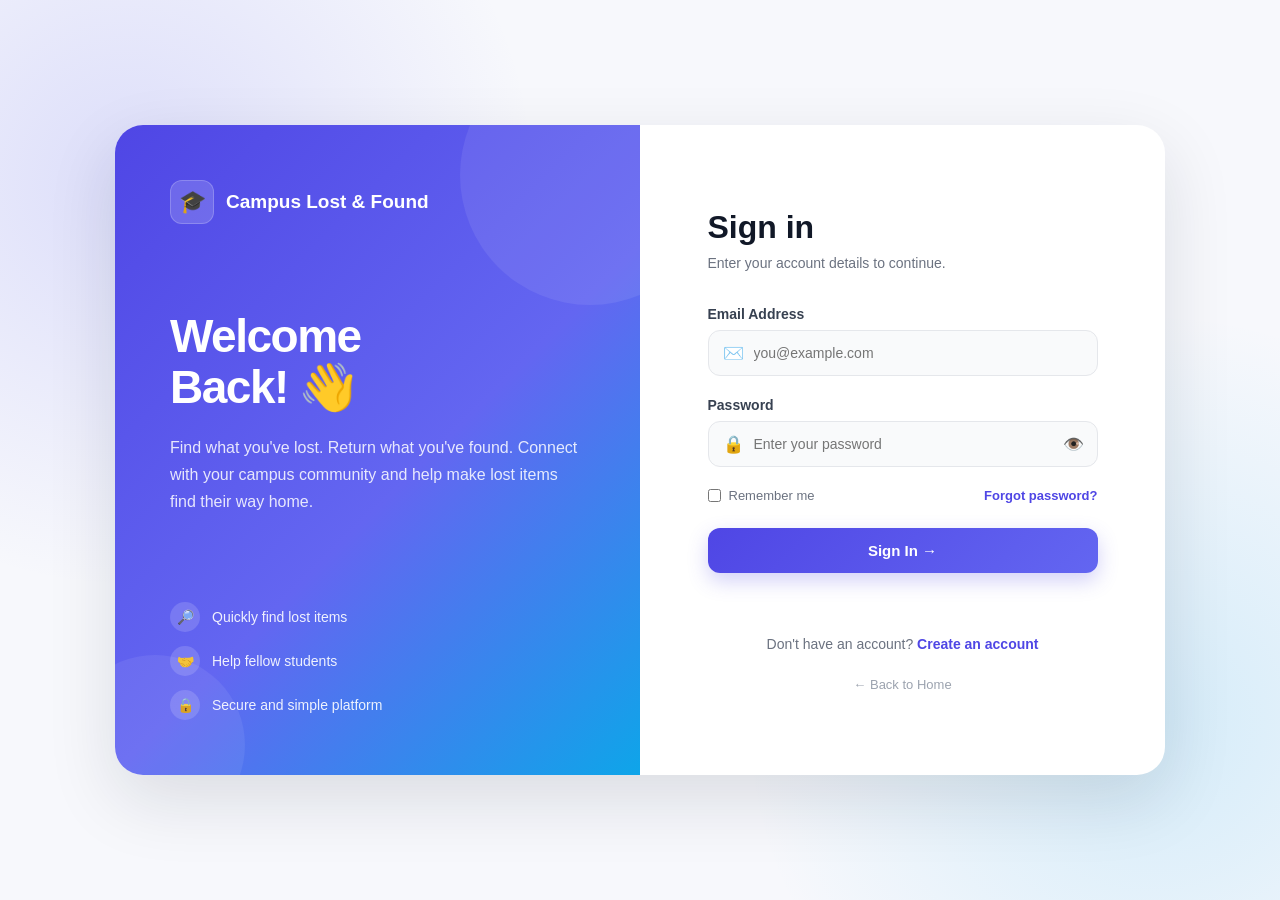
<file: src/main/resources/static/login.html>
<!DOCTYPE html>
<html lang="en">

<head>
    <meta charset="UTF-8">
    <meta name="viewport" content="width=device-width, initial-scale=1.0">

    <title>Login | Campus Lost & Found</title>

    <style>
        * {
            margin: 0;
            padding: 0;
            box-sizing: border-box;
            font-family: "Segoe UI", Arial, sans-serif;
        }

        body {
            min-height: 100vh;
            background:
                radial-gradient(circle at 10% 20%, rgba(99, 102, 241, 0.18), transparent 30%),
                radial-gradient(circle at 90% 80%, rgba(14, 165, 233, 0.15), transparent 30%),
                #f7f8fc;

            display: flex;
            align-items: center;
            justify-content: center;
            padding: 30px;
        }

        .page-wrapper {
            width: 100%;
            max-width: 1050px;
            min-height: 650px;

            display: grid;
            grid-template-columns: 1fr 1fr;

            background: white;
            border-radius: 28px;
            overflow: hidden;

            box-shadow:
                0 25px 70px rgba(15, 23, 42, 0.12);
        }

        /* =========================
           LEFT SIDE
        ========================= */

        .welcome-section {
            position: relative;
            padding: 55px;

            display: flex;
            flex-direction: column;
            justify-content: space-between;

            color: white;

            background:
                linear-gradient(
                    135deg,
                    #4f46e5,
                    #6366f1 55%,
                    #0ea5e9
                );
        }

        .welcome-section::before {
            content: "";
            position: absolute;

            width: 260px;
            height: 260px;

            border-radius: 50%;

            background: rgba(255, 255, 255, 0.08);

            top: -80px;
            right: -80px;
        }

        .welcome-section::after {
            content: "";
            position: absolute;

            width: 180px;
            height: 180px;

            border-radius: 50%;

            background: rgba(255, 255, 255, 0.07);

            bottom: -60px;
            left: -50px;
        }

        .brand {
            position: relative;
            z-index: 2;

            display: flex;
            align-items: center;
            gap: 12px;

            font-size: 19px;
            font-weight: 700;
        }

        .brand-icon {
            width: 44px;
            height: 44px;

            display: flex;
            align-items: center;
            justify-content: center;

            background: rgba(255, 255, 255, 0.16);
            border: 1px solid rgba(255, 255, 255, 0.2);

            border-radius: 12px;

            font-size: 22px;
        }

        .welcome-content {
            position: relative;
            z-index: 2;
        }

        .welcome-content h1 {
            font-size: 46px;
            line-height: 1.12;
            margin-bottom: 20px;
            letter-spacing: -1.5px;
        }

        .welcome-content p {
            max-width: 410px;

            font-size: 16px;
            line-height: 1.7;

            color: rgba(255, 255, 255, 0.85);
        }

        .features {
            position: relative;
            z-index: 2;

            display: flex;
            flex-direction: column;
            gap: 14px;
        }

        .feature {
            display: flex;
            align-items: center;
            gap: 12px;

            font-size: 14px;
            color: rgba(255, 255, 255, 0.9);
        }

        .feature-icon {
            width: 30px;
            height: 30px;

            display: flex;
            align-items: center;
            justify-content: center;

            border-radius: 50%;

            background: rgba(255, 255, 255, 0.15);
        }

        /* =========================
           RIGHT SIDE
        ========================= */

        .login-section {
            padding: 55px;

            display: flex;
            align-items: center;
            justify-content: center;
        }

        .login-box {
            width: 100%;
            max-width: 390px;
        }

        .login-header {
            margin-bottom: 35px;
        }

        .login-header h2 {
            font-size: 32px;
            color: #111827;
            margin-bottom: 9px;
        }

        .login-header p {
            color: #6b7280;
            font-size: 14px;
        }

        /* =========================
           FORM
        ========================= */

        .form-group {
            margin-bottom: 21px;
        }

        .form-group label {
            display: block;

            margin-bottom: 8px;

            font-size: 14px;
            font-weight: 600;

            color: #374151;
        }

        .input-wrapper {
            position: relative;
        }

        .input-icon {
            position: absolute;

            left: 15px;
            top: 50%;

            transform: translateY(-50%);

            font-size: 17px;
            color: #9ca3af;

            pointer-events: none;
        }

        input {
            width: 100%;

            padding: 14px 15px 14px 45px;

            border: 1px solid #e5e7eb;
            border-radius: 12px;

            background: #f9fafb;

            font-size: 14px;

            outline: none;

            transition: 0.25s;
        }

        input:focus {
            border-color: #6366f1;
            background: white;

            box-shadow:
                0 0 0 4px rgba(99, 102, 241, 0.1);
        }

        .password-wrapper input {
            padding-right: 48px;
        }

        .toggle-password {
            position: absolute;

            right: 14px;
            top: 50%;

            transform: translateY(-50%);

            border: none;
            background: none;

            cursor: pointer;

            font-size: 17px;
            color: #9ca3af;
        }

        .toggle-password:hover {
            color: #4f46e5;
        }

        /* =========================
           OPTIONS
        ========================= */

        .form-options {
            display: flex;
            justify-content: space-between;
            align-items: center;

            margin: 3px 0 25px;
        }

        .remember {
            display: flex;
            align-items: center;
            gap: 8px;

            font-size: 13px;
            color: #6b7280;
        }

        .remember input {
            width: auto;
            accent-color: #4f46e5;
        }

        .forgot {
            color: #4f46e5;
            text-decoration: none;

            font-size: 13px;
            font-weight: 600;
        }

        .forgot:hover {
            text-decoration: underline;
        }

        /* =========================
           LOGIN BUTTON
        ========================= */

        .login-btn {
            width: 100%;

            padding: 14px;

            border: none;
            border-radius: 12px;

            background:
                linear-gradient(
                    135deg,
                    #4f46e5,
                    #6366f1
                );

            color: white;

            font-size: 15px;
            font-weight: 700;

            cursor: pointer;

            box-shadow:
                0 8px 20px rgba(79, 70, 229, 0.25);

            transition: 0.25s;
        }

        .login-btn:hover {
            transform: translateY(-2px);

            box-shadow:
                0 12px 25px rgba(79, 70, 229, 0.32);
        }

        .login-btn:active {
            transform: translateY(0);
        }

        /* =========================
           MESSAGE
        ========================= */

        .message {
            min-height: 20px;

            margin-top: 15px;

            text-align: center;

            font-size: 13px;
            font-weight: 600;
        }

        /* =========================
           REGISTER
        ========================= */

        .register-text {
            margin-top: 28px;

            text-align: center;

            color: #6b7280;

            font-size: 14px;
        }

        .register-text a {
            color: #4f46e5;

            text-decoration: none;

            font-weight: 700;
        }

        .register-text a:hover {
            text-decoration: underline;
        }

        /* =========================
           BACK HOME
        ========================= */

        .back-home {
            display: block;

            margin-top: 25px;

            text-align: center;

            color: #9ca3af;

            text-decoration: none;

            font-size: 13px;

            transition: 0.2s;
        }

        .back-home:hover {
            color: #4f46e5;
        }

        /* =========================
           RESPONSIVE
        ========================= */

        @media (max-width: 850px) {

            .page-wrapper {
                grid-template-columns: 1fr;
                max-width: 520px;
            }

            .welcome-section {
                display: none;
            }

            .login-section {
                padding: 45px 30px;
            }
        }

        @media (max-width: 480px) {

            body {
                padding: 15px;
            }

            .page-wrapper {
                border-radius: 20px;
            }

            .login-section {
                padding: 35px 22px;
            }

            .login-header h2 {
                font-size: 28px;
            }
        }
    </style>
</head>

<body>

    <div class="page-wrapper">

        <!-- LEFT -->
        <section class="welcome-section">

            <div class="brand">

                <div class="brand-icon">
                    🎓
                </div>

                Campus Lost & Found

            </div>


            <div class="welcome-content">

                <h1>
                    Welcome<br>
                    Back! 👋
                </h1>

                <p>
                    Find what you've lost. Return what you've found.
                    Connect with your campus community and help make
                    lost items find their way home.
                </p>

            </div>


            <div class="features">

                <div class="feature">
                    <span class="feature-icon">🔎</span>
                    <span>Quickly find lost items</span>
                </div>

                <div class="feature">
                    <span class="feature-icon">🤝</span>
                    <span>Help fellow students</span>
                </div>

                <div class="feature">
                    <span class="feature-icon">🔒</span>
                    <span>Secure and simple platform</span>
                </div>

            </div>

        </section>


        <!-- RIGHT -->
        <section class="login-section">

            <div class="login-box">

                <div class="login-header">

                    <h2>Sign in</h2>

                    <p>
                        Enter your account details to continue.
                    </p>

                </div>


                <form id="loginForm">

                    <!-- EMAIL -->

                    <div class="form-group">

                        <label for="email">
                            Email Address
                        </label>

                        <div class="input-wrapper">

                            <span class="input-icon">
                                ✉️
                            </span>

                            <input
                                type="email"
                                id="email"
                                placeholder="you@example.com"
                                required>

                        </div>

                    </div>


                    <!-- PASSWORD -->

                    <div class="form-group">

                        <label for="password">
                            Password
                        </label>

                        <div class="input-wrapper password-wrapper">

                            <span class="input-icon">
                                🔒
                            </span>

                            <input
                                type="password"
                                id="password"
                                placeholder="Enter your password"
                                required>

                            <button
                                type="button"
                                class="toggle-password"
                                onclick="togglePassword()">

                                👁️

                            </button>

                        </div>

                    </div>


                    <!-- OPTIONS -->

                    <div class="form-options">

                        <label class="remember">

                            <input
                                type="checkbox"
                                id="remember">

                            Remember me

                        </label>

                        <a href="#" class="forgot">
                            Forgot password?
                        </a>

                    </div>


                    <!-- BUTTON -->

                    <button
                        type="submit"
                        class="login-btn">

                        Sign In →

                    </button>


                    <!-- MESSAGE -->

                    <div
                        class="message"
                        id="message">
                    </div>

                </form>


                <div class="register-text">

                    Don't have an account?

                    <a href="register.html">
                        Create an account
                    </a>

                </div>


                <a
                    href="index.html"
                    class="back-home">

                    ← Back to Home

                </a>

            </div>

        </section>

    </div>


    <script>

        function togglePassword() {

            const password =
                document.getElementById("password");

            const button =
                document.querySelector(".toggle-password");

            if (password.type === "password") {

                password.type = "text";

                button.textContent = "🙈";

            } else {

                password.type = "password";

                button.textContent = "👁️";

            }
        }

    </script>
    <script src="login.js"></script>

</body>

</html>
</file>
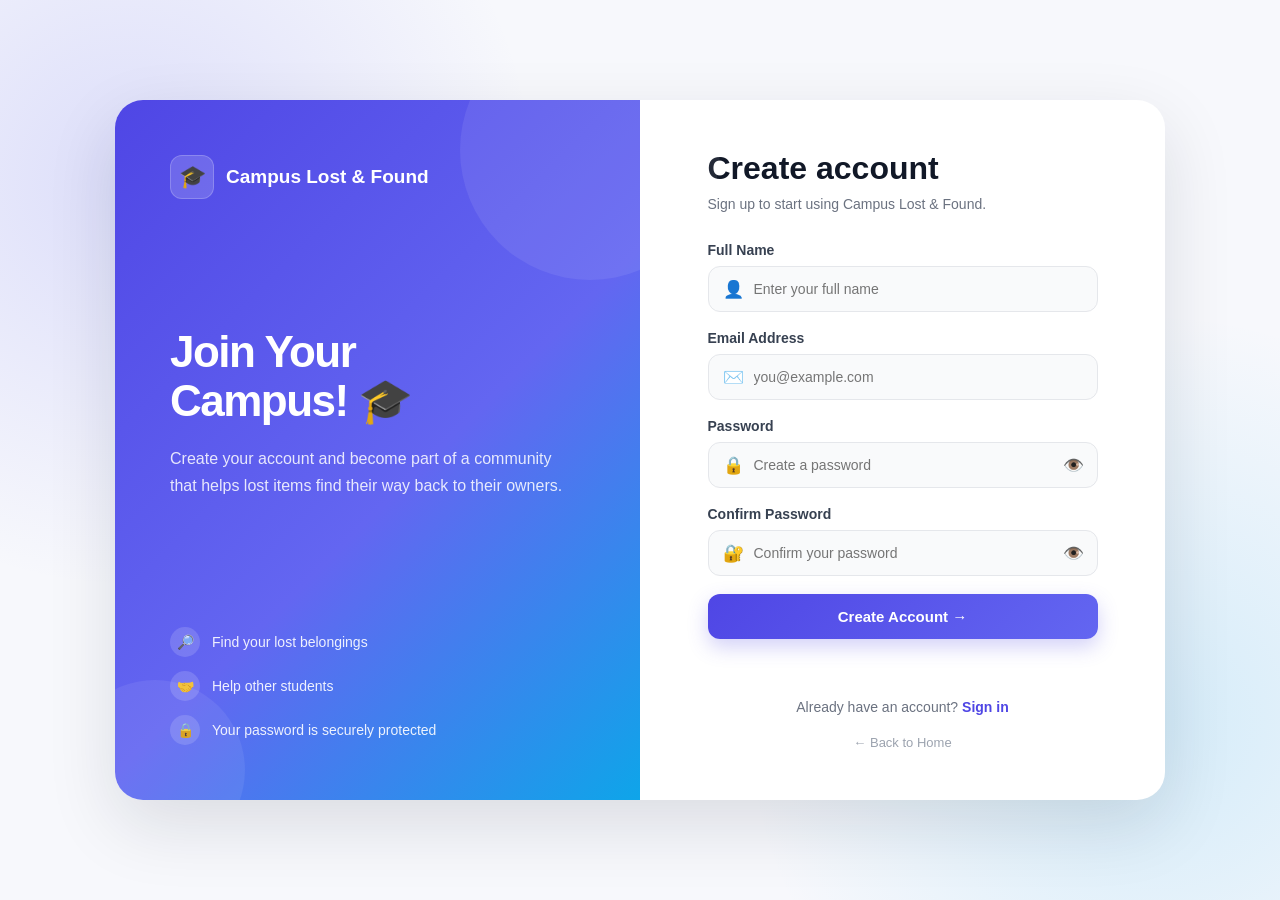
<file: src/main/resources/static/register.html>
<!DOCTYPE html>
<html lang="en">

<head>
    <meta charset="UTF-8">
    <meta name="viewport" content="width=device-width, initial-scale=1.0">

    <title>Register | Campus Lost & Found</title>

    <style>
        * {
            margin: 0;
            padding: 0;
            box-sizing: border-box;
            font-family: "Segoe UI", Arial, sans-serif;
        }

        body {
            min-height: 100vh;

            background:
                radial-gradient(circle at 10% 20%, rgba(99, 102, 241, 0.18), transparent 30%),
                radial-gradient(circle at 90% 80%, rgba(14, 165, 233, 0.15), transparent 30%),
                #f7f8fc;

            display: flex;
            align-items: center;
            justify-content: center;

            padding: 30px;
        }

        .page-wrapper {
            width: 100%;
            max-width: 1050px;
            min-height: 650px;

            display: grid;
            grid-template-columns: 1fr 1fr;

            background: white;

            border-radius: 28px;
            overflow: hidden;

            box-shadow:
                0 25px 70px rgba(15, 23, 42, 0.12);
        }

        /* LEFT */

        .welcome-section {
            position: relative;

            padding: 55px;

            display: flex;
            flex-direction: column;
            justify-content: space-between;

            color: white;

            background:
                linear-gradient(
                    135deg,
                    #4f46e5,
                    #6366f1 55%,
                    #0ea5e9
                );
        }

        .welcome-section::before {
            content: "";

            position: absolute;

            width: 260px;
            height: 260px;

            border-radius: 50%;

            background: rgba(255, 255, 255, 0.08);

            top: -80px;
            right: -80px;
        }

        .welcome-section::after {
            content: "";

            position: absolute;

            width: 180px;
            height: 180px;

            border-radius: 50%;

            background: rgba(255, 255, 255, 0.07);

            bottom: -60px;
            left: -50px;
        }

        .brand {
            position: relative;
            z-index: 2;

            display: flex;
            align-items: center;
            gap: 12px;

            font-size: 19px;
            font-weight: 700;
        }

        .brand-icon {
            width: 44px;
            height: 44px;

            display: flex;
            align-items: center;
            justify-content: center;

            background: rgba(255, 255, 255, 0.16);

            border: 1px solid rgba(255, 255, 255, 0.2);

            border-radius: 12px;

            font-size: 22px;
        }

        .welcome-content {
            position: relative;
            z-index: 2;
        }

        .welcome-content h1 {
            font-size: 44px;

            line-height: 1.12;

            margin-bottom: 20px;

            letter-spacing: -1.5px;
        }

        .welcome-content p {
            max-width: 410px;

            font-size: 16px;

            line-height: 1.7;

            color: rgba(255, 255, 255, 0.85);
        }

        .features {
            position: relative;
            z-index: 2;

            display: flex;
            flex-direction: column;

            gap: 14px;
        }

        .feature {
            display: flex;
            align-items: center;

            gap: 12px;

            font-size: 14px;

            color: rgba(255, 255, 255, 0.9);
        }

        .feature-icon {
            width: 30px;
            height: 30px;

            display: flex;
            align-items: center;
            justify-content: center;

            border-radius: 50%;

            background: rgba(255, 255, 255, 0.15);
        }

        /* RIGHT */

        .register-section {
            padding: 50px 55px;

            display: flex;
            align-items: center;
            justify-content: center;
        }

        .register-box {
            width: 100%;
            max-width: 390px;
        }

        .register-header {
            margin-bottom: 30px;
        }

        .register-header h2 {
            font-size: 32px;

            color: #111827;

            margin-bottom: 9px;
        }

        .register-header p {
            color: #6b7280;

            font-size: 14px;
        }

        /* FORM */

        .form-group {
            margin-bottom: 18px;
        }

        .form-group label {
            display: block;

            margin-bottom: 8px;

            font-size: 14px;

            font-weight: 600;

            color: #374151;
        }

        .input-wrapper {
            position: relative;
        }

        .input-icon {
            position: absolute;

            left: 15px;
            top: 50%;

            transform: translateY(-50%);

            font-size: 17px;

            color: #9ca3af;

            pointer-events: none;
        }

        input {
            width: 100%;

            padding: 14px 15px 14px 45px;

            border: 1px solid #e5e7eb;

            border-radius: 12px;

            background: #f9fafb;

            font-size: 14px;

            outline: none;

            transition: 0.25s;
        }

        input:focus {
            border-color: #6366f1;

            background: white;

            box-shadow:
                0 0 0 4px rgba(99, 102, 241, 0.1);
        }

        .password-wrapper input {
            padding-right: 48px;
        }

        .toggle-password {
            position: absolute;

            right: 14px;
            top: 50%;

            transform: translateY(-50%);

            border: none;

            background: none;

            cursor: pointer;

            font-size: 17px;

            color: #9ca3af;
        }

        .toggle-password:hover {
            color: #4f46e5;
        }

        /* PASSWORD STRENGTH */

        .password-strength {
            margin-top: 8px;

            font-size: 12px;

            color: #9ca3af;
        }

        /* BUTTON */

        .register-btn {
            width: 100%;

            padding: 14px;

            border: none;

            border-radius: 12px;

            background:
                linear-gradient(
                    135deg,
                    #4f46e5,
                    #6366f1
                );

            color: white;

            font-size: 15px;

            font-weight: 700;

            cursor: pointer;

            box-shadow:
                0 8px 20px rgba(79, 70, 229, 0.25);

            transition: 0.25s;
        }

        .register-btn:hover {
            transform: translateY(-2px);

            box-shadow:
                0 12px 25px rgba(79, 70, 229, 0.32);
        }

        .register-btn:active {
            transform: translateY(0);
        }

        /* MESSAGE */

        .message {
            min-height: 20px;

            margin-top: 15px;

            text-align: center;

            font-size: 13px;

            font-weight: 600;
        }

        /* LOGIN */

        .login-text {
            margin-top: 25px;

            text-align: center;

            color: #6b7280;

            font-size: 14px;
        }

        .login-text a {
            color: #4f46e5;

            text-decoration: none;

            font-weight: 700;
        }

        .login-text a:hover {
            text-decoration: underline;
        }

        /* HOME */

        .back-home {
            display: block;

            margin-top: 20px;

            text-align: center;

            color: #9ca3af;

            text-decoration: none;

            font-size: 13px;
        }

        .back-home:hover {
            color: #4f46e5;
        }

        /* RESPONSIVE */

        @media (max-width: 850px) {

            .page-wrapper {
                grid-template-columns: 1fr;

                max-width: 520px;
            }

            .welcome-section {
                display: none;
            }

            .register-section {
                padding: 45px 30px;
            }
        }

        @media (max-width: 480px) {

            body {
                padding: 15px;
            }

            .page-wrapper {
                border-radius: 20px;
            }

            .register-section {
                padding: 35px 22px;
            }

            .register-header h2 {
                font-size: 28px;
            }
        }
    </style>
</head>

<body>

    <div class="page-wrapper">

        <!-- LEFT -->

        <section class="welcome-section">

            <div class="brand">

                <div class="brand-icon">
                    🎓
                </div>

                Campus Lost & Found

            </div>


            <div class="welcome-content">

                <h1>
                    Join Your<br>
                    Campus! 🎓
                </h1>

                <p>
                    Create your account and become part of a
                    community that helps lost items find their
                    way back to their owners.
                </p>

            </div>


            <div class="features">

                <div class="feature">

                    <span class="feature-icon">
                        🔎
                    </span>

                    <span>
                        Find your lost belongings
                    </span>

                </div>


                <div class="feature">

                    <span class="feature-icon">
                        🤝
                    </span>

                    <span>
                        Help other students
                    </span>

                </div>


                <div class="feature">

                    <span class="feature-icon">
                        🔒
                    </span>

                    <span>
                        Your password is securely protected
                    </span>

                </div>

            </div>

        </section>


        <!-- RIGHT -->

        <section class="register-section">

            <div class="register-box">

                <div class="register-header">

                    <h2>
                        Create account
                    </h2>

                    <p>
                        Sign up to start using Campus Lost & Found.
                    </p>

                </div>


                <form id="registerForm">

                    <!-- NAME -->

                    <div class="form-group">

                        <label for="name">
                            Full Name
                        </label>

                        <div class="input-wrapper">

                            <span class="input-icon">
                                👤
                            </span>

                            <input
                                type="text"
                                id="name"
                                placeholder="Enter your full name"
                                required>

                        </div>

                    </div>


                    <!-- EMAIL -->

                    <div class="form-group">

                        <label for="email">
                            Email Address
                        </label>

                        <div class="input-wrapper">

                            <span class="input-icon">
                                ✉️
                            </span>

                            <input
                                type="email"
                                id="email"
                                placeholder="you@example.com"
                                required>

                        </div>

                    </div>


                    <!-- PASSWORD -->

                    <div class="form-group">

                        <label for="password">
                            Password
                        </label>

                        <div class="input-wrapper password-wrapper">

                            <span class="input-icon">
                                🔒
                            </span>

                            <input
                                type="password"
                                id="password"
                                placeholder="Create a password"
                                minlength="6"
                                required>

                            <button
                                type="button"
                                class="toggle-password"
                                onclick="togglePassword('password', this)">

                                👁️

                            </button>

                        </div>

                        <div
                            class="password-strength"
                            id="passwordStrength">
                        </div>

                    </div>


                    <!-- CONFIRM PASSWORD -->

                    <div class="form-group">

                        <label for="confirmPassword">
                            Confirm Password
                        </label>

                        <div class="input-wrapper password-wrapper">

                            <span class="input-icon">
                                🔐
                            </span>

                            <input
                                type="password"
                                id="confirmPassword"
                                placeholder="Confirm your password"
                                minlength="6"
                                required>

                            <button
                                type="button"
                                class="toggle-password"
                                onclick="togglePassword('confirmPassword', this)">

                                👁️

                            </button>

                        </div>

                    </div>


                    <!-- BUTTON -->

                    <button
                        type="submit"
                        class="register-btn">

                        Create Account →

                    </button>


                    <!-- MESSAGE -->

                    <div
                        class="message"
                        id="message">
                    </div>

                </form>


                <div class="login-text">

                    Already have an account?

                    <a href="login.html">
                        Sign in
                    </a>

                </div>


                <a
                    href="index.html"
                    class="back-home">

                    ← Back to Home

                </a>

            </div>

        </section>

    </div>


    <script>

        function togglePassword(id, button) {

            const input =
                document.getElementById(id);

            if (input.type === "password") {

                input.type = "text";

                button.textContent = "🙈";

            } else {

                input.type = "password";

                button.textContent = "👁️";

            }
        }


        const password =
            document.getElementById("password");

        const strength =
            document.getElementById("passwordStrength");


        password.addEventListener("input", function () {

            const value = password.value;

            if (value.length === 0) {

                strength.textContent = "";

            } else if (value.length < 6) {

                strength.textContent =
                    "Password must be at least 6 characters";

            } else if (value.length < 8) {

                strength.textContent =
                    "Password strength: Medium";

            } else {

                strength.textContent =
                    "Password strength: Strong";

            }

        });

    </script>
    <script src="register.js"></script>

</body>

</html>
</file>
